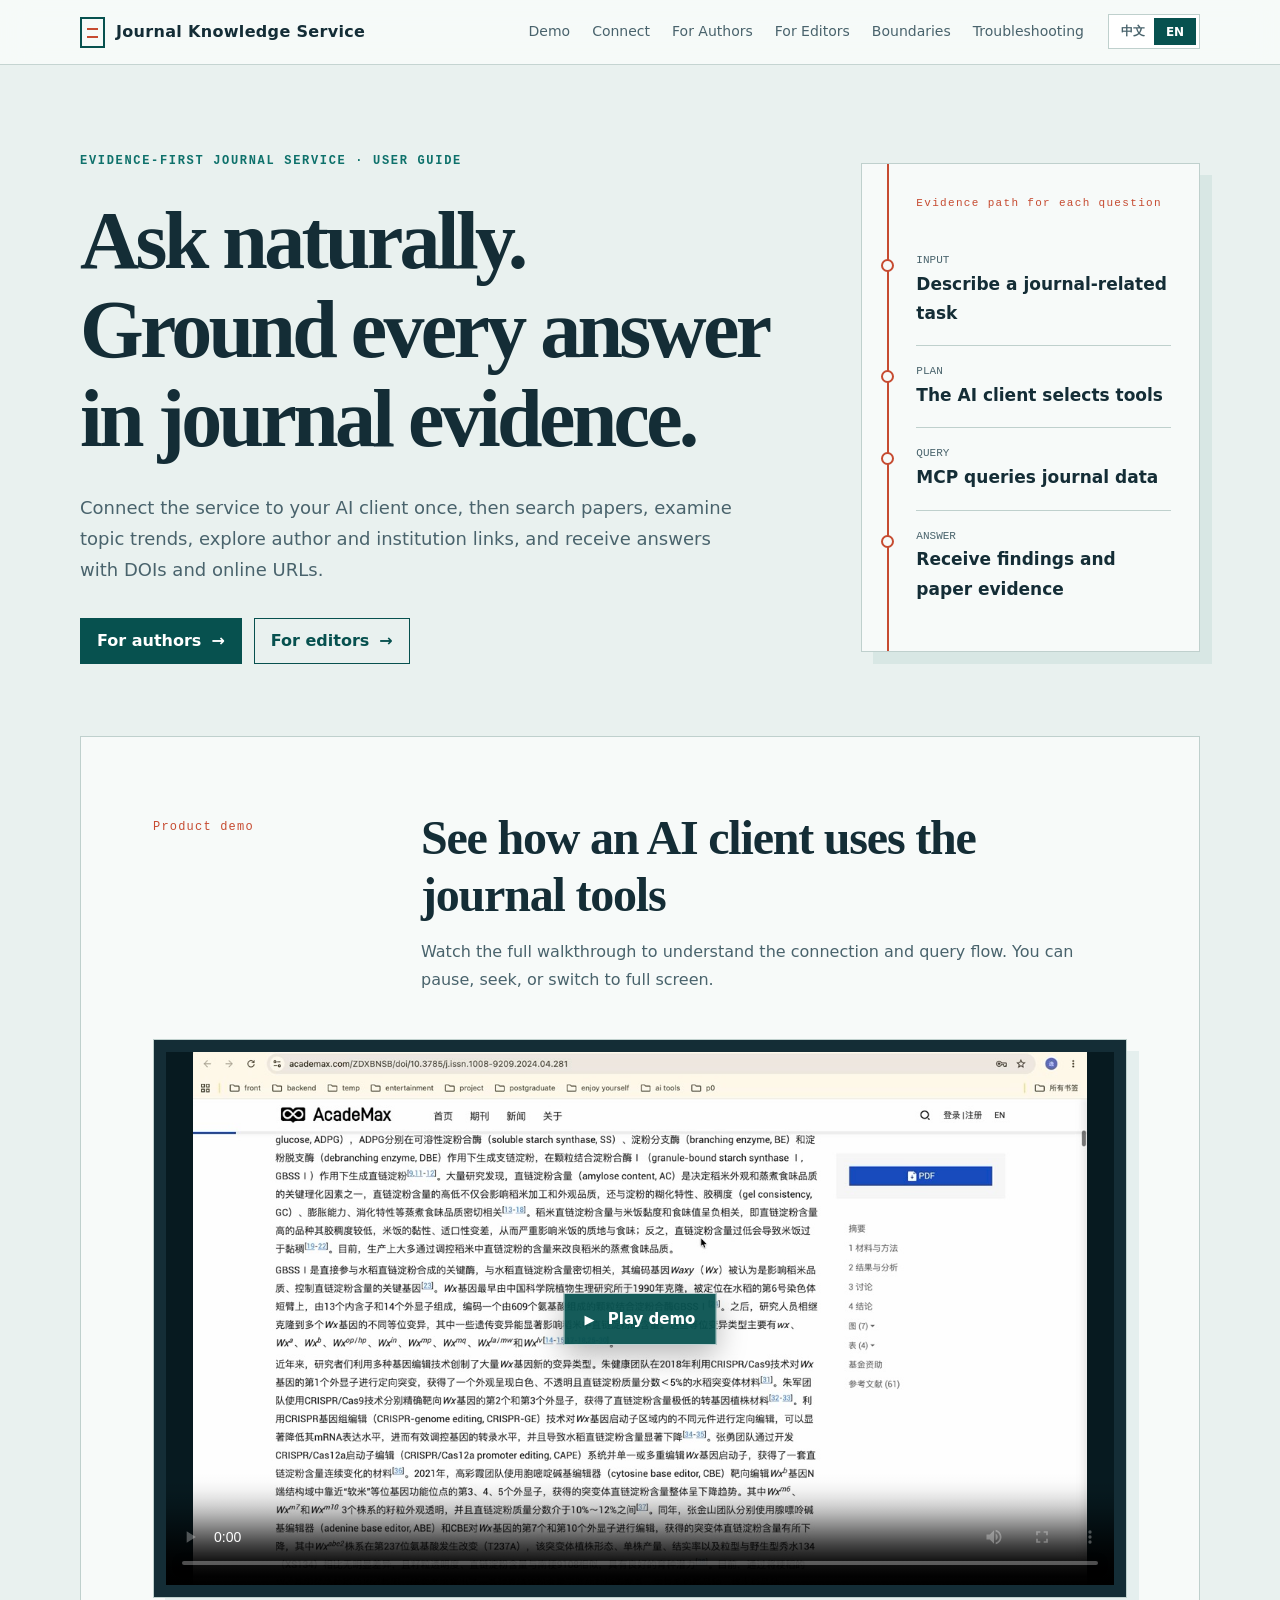
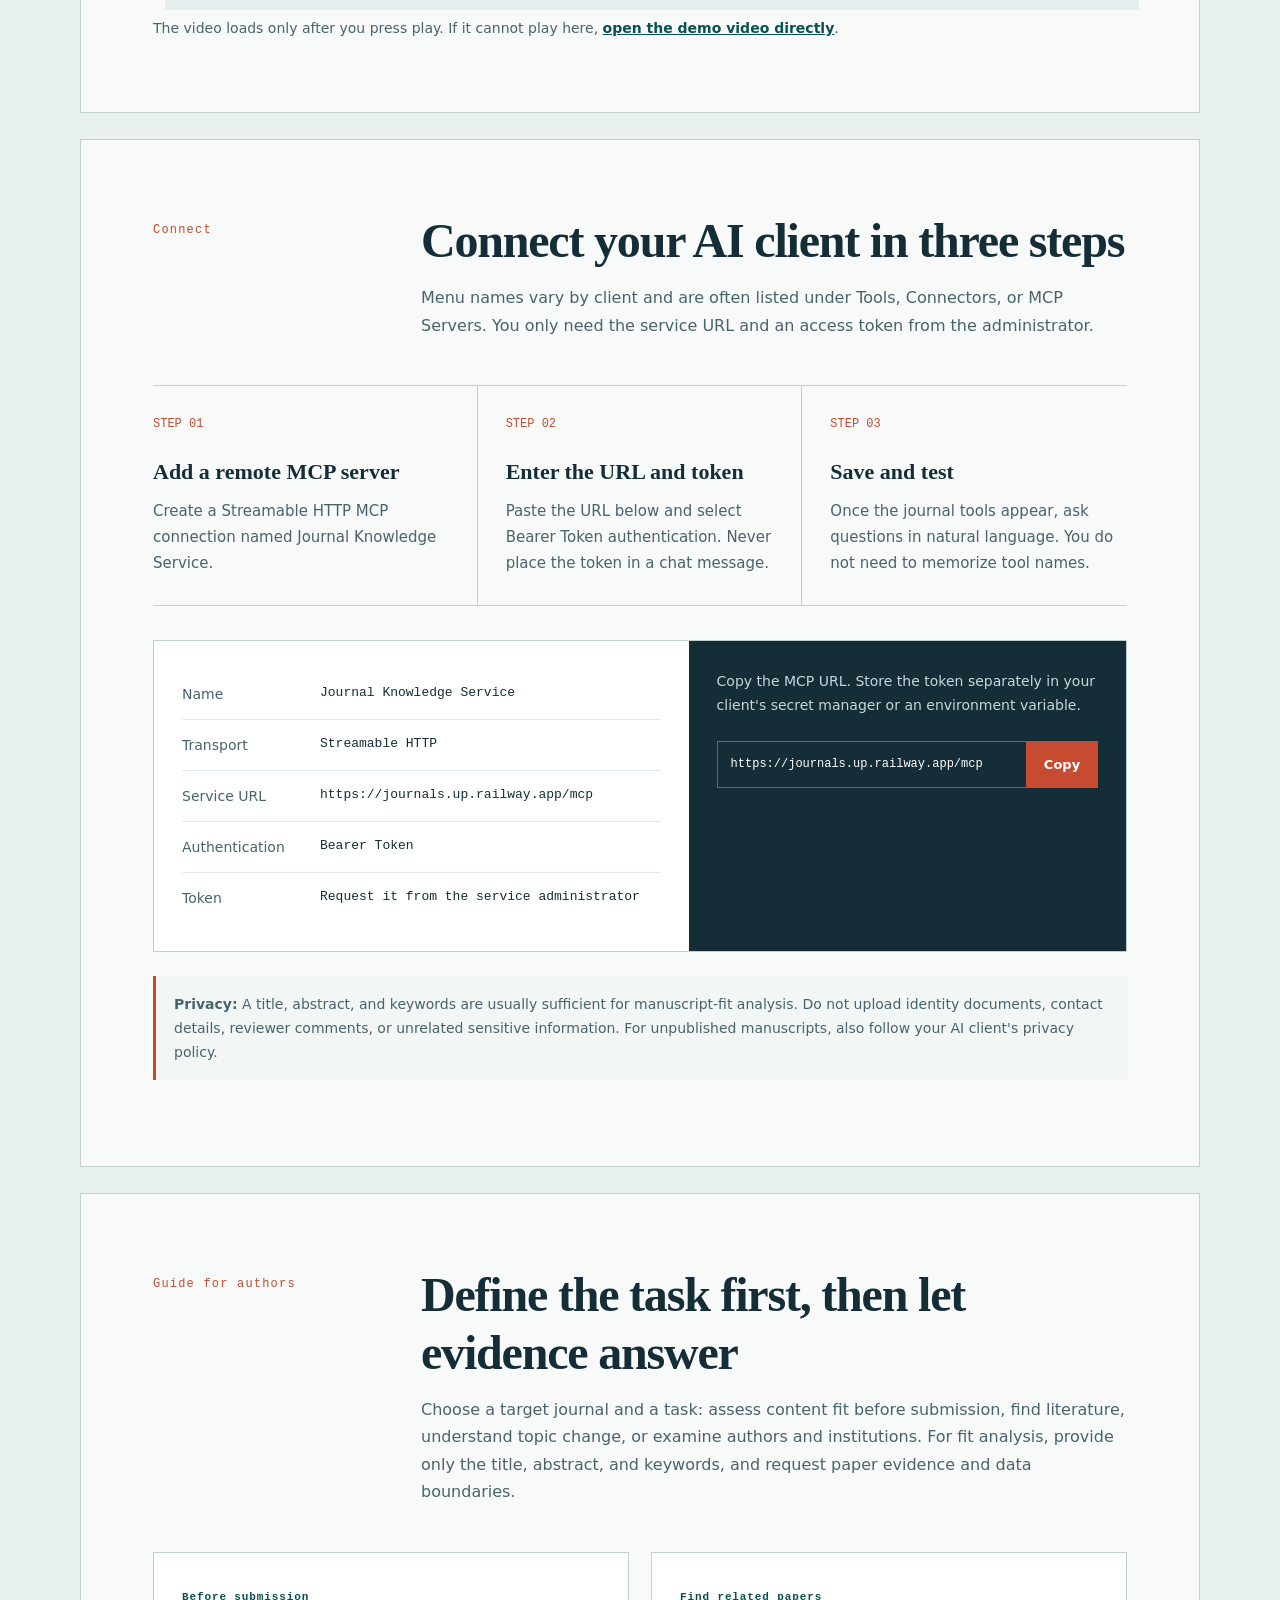
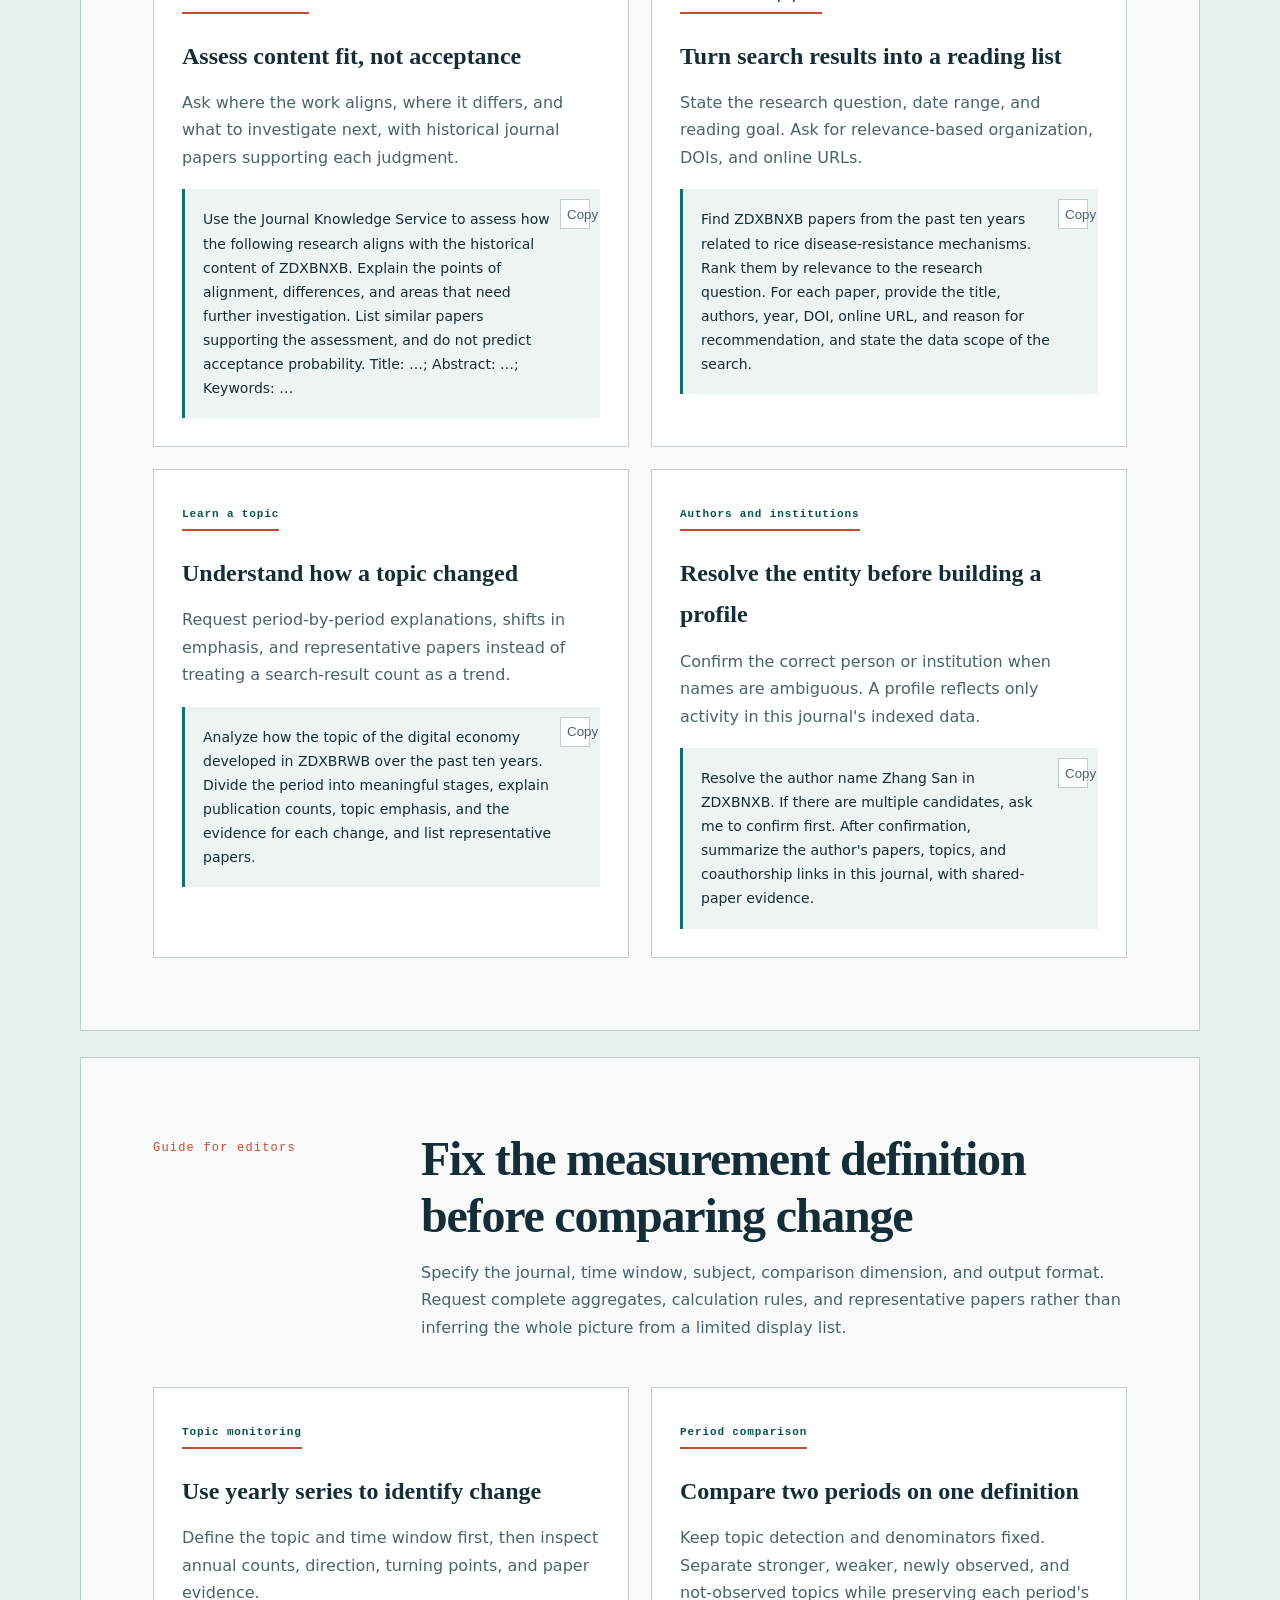
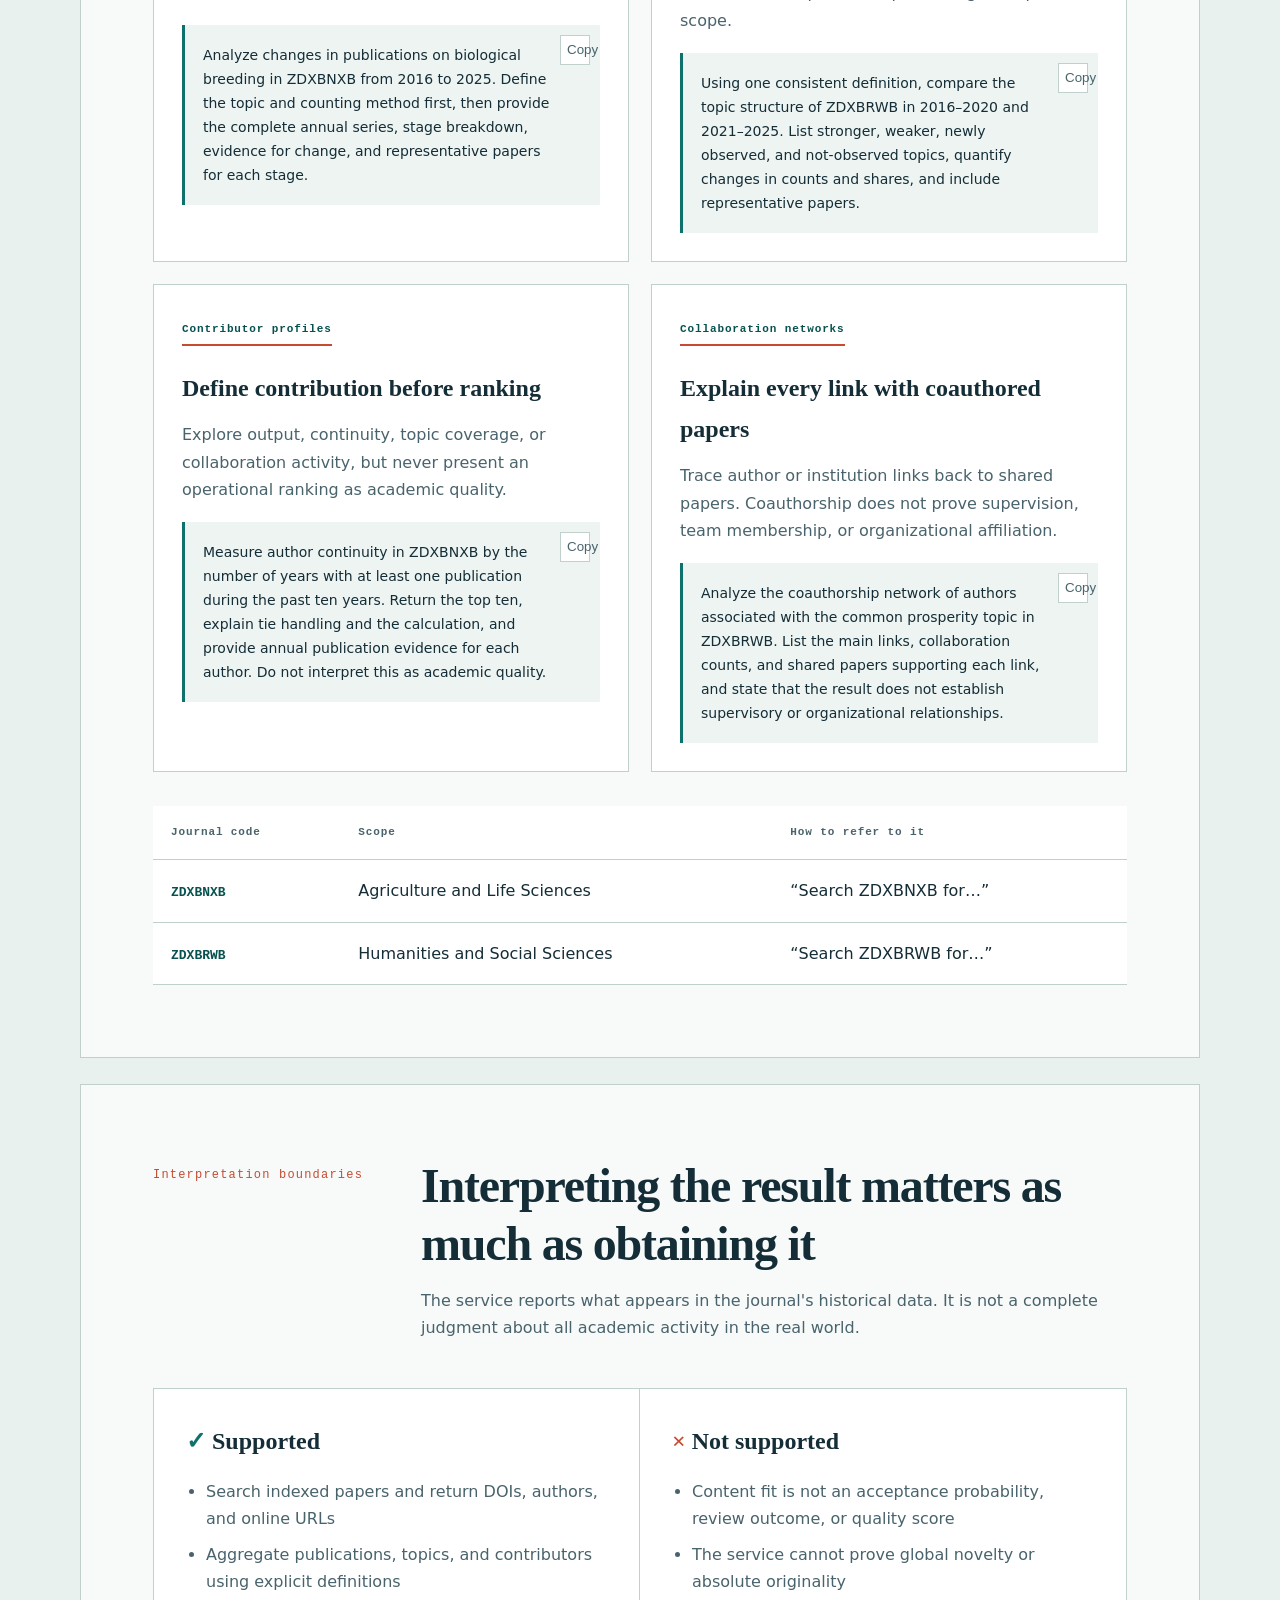
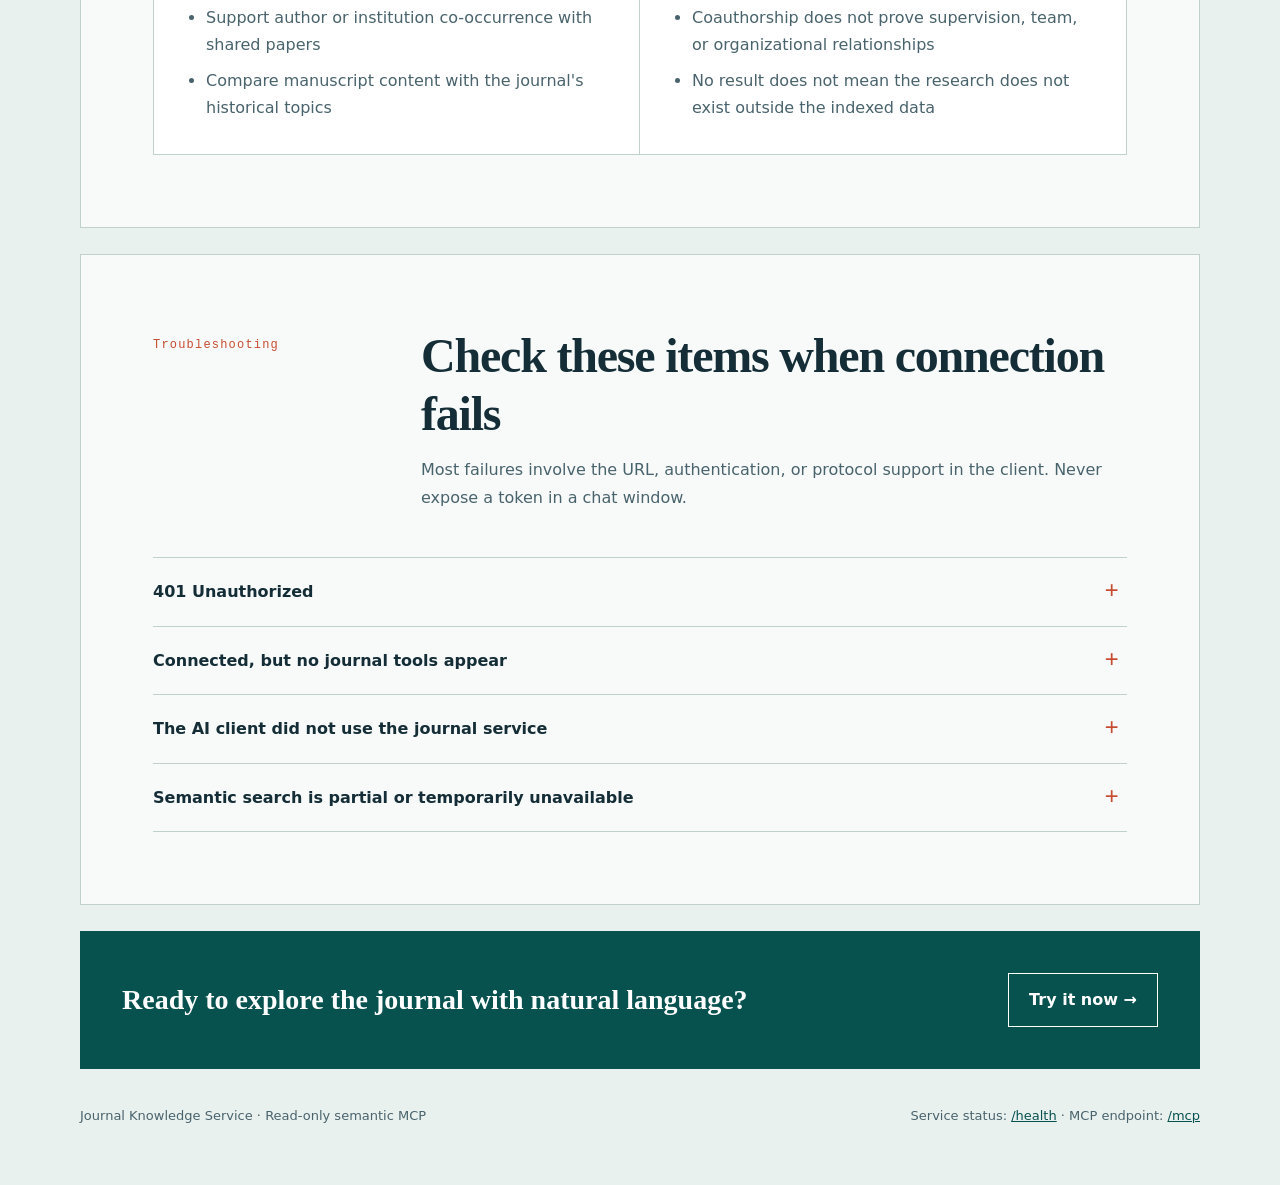
<file: app/mcp_server/guide.html>
<!doctype html>
<html lang="zh-CN">
<head>
  <meta charset="utf-8">
  <meta name="viewport" content="width=device-width, initial-scale=1">
  <meta name="description" content="期刊知识服务 MCP 的作者与编辑使用手册。">
  <meta name="theme-color" content="#123c4a">
  <title>期刊知识服务｜作者与编辑使用手册</title>
  <style>
    :root {
      --ink: #142d36;
      --ink-soft: #49636c;
      --paper: #f7faf9;
      --field: #e9f1ef;
      --line: #bfd0cd;
      --jade: #0e716b;
      --jade-dark: #07514f;
      --signal: #c64b31;
      --white: #ffffff;
      --display: "Songti SC", "STSong", "Noto Serif CJK SC", ui-serif, serif;
      --body: "PingFang SC", "Microsoft YaHei", system-ui, sans-serif;
      --mono: "SFMono-Regular", Consolas, "Liberation Mono", monospace;
      --max: 1120px;
    }

    * { box-sizing: border-box; }

    html {
      scroll-behavior: smooth;
      scroll-padding-top: 84px;
    }

    body {
      margin: 0;
      color: var(--ink);
      background: var(--field);
      font-family: var(--body);
      line-height: 1.72;
      -webkit-font-smoothing: antialiased;
    }

    a { color: inherit; }

    button, a { -webkit-tap-highlight-color: transparent; }

    :focus-visible {
      outline: 3px solid rgba(198, 75, 49, .45);
      outline-offset: 3px;
    }

    .topbar {
      position: sticky;
      top: 0;
      z-index: 20;
      border-bottom: 1px solid rgba(191, 208, 205, .9);
      background: rgba(247, 250, 249, .94);
      backdrop-filter: blur(14px);
    }

    .topbar-inner {
      width: min(var(--max), calc(100% - 40px));
      min-height: 64px;
      margin: 0 auto;
      display: flex;
      align-items: center;
      justify-content: space-between;
      gap: 24px;
    }

    .brand {
      display: inline-flex;
      align-items: center;
      gap: 11px;
      text-decoration: none;
      font-weight: 700;
      letter-spacing: .02em;
    }

    .brand-mark {
      width: 25px;
      height: 31px;
      border: 2px solid var(--jade-dark);
      position: relative;
    }

    .brand-mark::before,
    .brand-mark::after {
      content: "";
      position: absolute;
      left: 5px;
      right: 5px;
      height: 2px;
      background: var(--signal);
    }

    .brand-mark::before { top: 9px; }
    .brand-mark::after { top: 17px; }

    .nav {
      display: flex;
      gap: 22px;
      font-size: 14px;
      color: var(--ink-soft);
    }

    .nav a {
      padding: 7px 0;
      text-decoration: none;
      border-bottom: 2px solid transparent;
    }

    .nav a:hover { border-color: var(--signal); color: var(--ink); }

    .topbar-actions {
      display: flex;
      align-items: center;
      gap: 24px;
    }

    .language-switch {
      display: inline-flex;
      padding: 3px;
      border: 1px solid var(--line);
      background: var(--white);
    }

    .language-switch button {
      min-width: 42px;
      padding: 5px 8px;
      border: 0;
      background: transparent;
      color: var(--ink-soft);
      cursor: pointer;
      font: 700 12px var(--body);
    }

    .language-switch button[aria-pressed="true"] {
      background: var(--jade-dark);
      color: var(--white);
    }

    main {
      width: min(var(--max), calc(100% - 40px));
      margin: 0 auto;
    }

    .hero {
      min-height: 590px;
      display: grid;
      grid-template-columns: minmax(0, 1.35fr) minmax(320px, .65fr);
      align-items: center;
      gap: 78px;
      padding: 86px 0 72px;
    }

    .eyebrow {
      margin: 0 0 24px;
      color: var(--jade);
      font-family: var(--mono);
      font-size: 12px;
      font-weight: 700;
      letter-spacing: .14em;
      text-transform: uppercase;
    }

    h1, h2, h3 { font-family: var(--display); }

    h1 {
      max-width: 760px;
      margin: 0;
      font-size: clamp(44px, 6.4vw, 82px);
      font-weight: 700;
      line-height: 1.09;
      letter-spacing: -.045em;
    }

    .hero-lead {
      max-width: 660px;
      margin: 30px 0 0;
      color: var(--ink-soft);
      font-size: 18px;
    }

    .role-links {
      display: flex;
      flex-wrap: wrap;
      gap: 12px;
      margin-top: 32px;
    }

    .role-link {
      display: inline-flex;
      align-items: center;
      gap: 10px;
      min-height: 44px;
      padding: 8px 16px;
      border: 1px solid var(--jade-dark);
      background: transparent;
      color: var(--jade-dark);
      text-decoration: none;
      font-weight: 700;
    }

    .role-link.primary { background: var(--jade-dark); color: var(--white); }
    .role-link:hover { transform: translateY(-2px); }

    .evidence-spine {
      position: relative;
      padding: 30px 28px 30px 54px;
      border: 1px solid var(--line);
      background: var(--paper);
      box-shadow: 12px 12px 0 rgba(14, 113, 107, .08);
    }

    .evidence-spine::before {
      content: "";
      position: absolute;
      top: 0;
      bottom: 0;
      left: 25px;
      width: 2px;
      background: var(--signal);
    }

    .spine-label {
      margin: 0 0 22px;
      font-family: var(--mono);
      font-size: 11px;
      color: var(--signal);
      letter-spacing: .12em;
    }

    .flow-step {
      position: relative;
      padding: 16px 0 17px;
      border-bottom: 1px solid var(--line);
    }

    .flow-step:last-child { border-bottom: 0; }

    .flow-step::before {
      content: "";
      position: absolute;
      left: -35px;
      top: 24px;
      width: 9px;
      height: 9px;
      border: 2px solid var(--signal);
      background: var(--paper);
      border-radius: 50%;
    }

    .flow-step small {
      display: block;
      color: var(--ink-soft);
      font-family: var(--mono);
      font-size: 11px;
    }

    .flow-step strong { display: block; font-size: 17px; }

    .section {
      margin: 0 0 26px;
      padding: 72px;
      border: 1px solid var(--line);
      background: var(--paper);
    }

    .section-head {
      display: grid;
      grid-template-columns: 220px minmax(0, 1fr);
      gap: 48px;
      margin-bottom: 46px;
    }

    .section-kicker {
      margin: 8px 0 0;
      font-family: var(--mono);
      color: var(--signal);
      font-size: 12px;
      letter-spacing: .1em;
    }

    h2 {
      margin: 0 0 14px;
      font-size: clamp(31px, 4vw, 48px);
      line-height: 1.2;
      letter-spacing: -.025em;
    }

    .section-intro { max-width: 720px; margin: 0; color: var(--ink-soft); }

    .demo-frame {
      padding: 12px;
      border: 1px solid var(--line);
      background: var(--ink);
      box-shadow: 12px 12px 0 rgba(14, 113, 107, .08);
    }

    .demo-player { position: relative; }

    .demo-video {
      display: block;
      width: 100%;
      aspect-ratio: 16 / 9;
      background: #071a20;
      object-fit: contain;
    }

    .demo-play-button {
      position: absolute;
      top: 50%;
      left: 50%;
      min-width: 148px;
      min-height: 52px;
      padding: 12px 20px;
      transform: translate(-50%, -50%);
      border: 1px solid rgba(255, 255, 255, .72);
      background: rgba(7, 81, 79, .94);
      color: var(--white);
      font: 700 15px var(--body);
      cursor: pointer;
      box-shadow: 0 10px 30px rgba(0, 0, 0, .28);
    }

    .demo-play-button:hover { background: var(--signal); }

    .demo-play-button[hidden] { display: none; }

    .demo-play-icon {
      display: inline-block;
      margin-right: 8px;
      font-size: 13px;
    }

    .demo-caption {
      margin: 18px 0 0;
      color: var(--ink-soft);
      font-size: 14px;
    }

    .demo-caption a { color: var(--jade-dark); font-weight: 700; }

    .steps {
      display: grid;
      grid-template-columns: repeat(3, 1fr);
      border-top: 1px solid var(--line);
      border-bottom: 1px solid var(--line);
    }

    .step { padding: 28px; border-right: 1px solid var(--line); }
    .step:first-child { padding-left: 0; }
    .step:last-child { border-right: 0; padding-right: 0; }

    .step-num {
      display: block;
      margin-bottom: 18px;
      color: var(--signal);
      font-family: var(--mono);
      font-size: 12px;
    }

    .step h3 { margin: 0 0 9px; font-size: 22px; }
    .step p { margin: 0; color: var(--ink-soft); font-size: 15px; }

    .config-panel {
      margin-top: 34px;
      display: grid;
      grid-template-columns: minmax(0, 1.1fr) minmax(300px, .9fr);
      border: 1px solid var(--line);
      background: var(--white);
    }

    .config-fields { padding: 28px; }

    .field-row {
      display: grid;
      grid-template-columns: 120px minmax(0, 1fr);
      gap: 18px;
      padding: 13px 0;
      border-bottom: 1px solid #e3ecea;
    }

    .field-row:last-child { border-bottom: 0; }
    .field-row span { color: var(--ink-soft); font-size: 14px; }
    .field-row code { overflow-wrap: anywhere; font-family: var(--mono); font-size: 13px; }

    .connection-copy {
      display: flex;
      flex-direction: column;
      justify-content: space-between;
      padding: 28px;
      color: var(--white);
      background: var(--ink);
    }

    .connection-copy p { margin: 0 0 24px; color: #c8d7da; font-size: 14px; }

    .copy-row { display: flex; align-items: stretch; }

    .copy-value {
      flex: 1;
      padding: 12px 13px;
      overflow-wrap: anywhere;
      border: 1px solid #547079;
      border-right: 0;
      font-family: var(--mono);
      font-size: 12px;
    }

    .copy-button {
      min-width: 72px;
      border: 0;
      background: var(--signal);
      color: var(--white);
      font: 700 13px var(--body);
      cursor: pointer;
    }

    .copy-button:hover { background: #a83b27; }

    .note {
      margin-top: 24px;
      padding: 16px 18px;
      border-left: 3px solid var(--signal);
      background: #f2f6f5;
      color: var(--ink-soft);
      font-size: 14px;
    }

    .manual-grid {
      display: grid;
      grid-template-columns: repeat(2, minmax(0, 1fr));
      gap: 22px;
    }

    .use-card {
      min-height: 250px;
      padding: 28px;
      border: 1px solid var(--line);
      background: var(--white);
    }

    .use-tag {
      display: inline-block;
      margin-bottom: 22px;
      padding-bottom: 5px;
      border-bottom: 2px solid var(--signal);
      color: var(--jade-dark);
      font-family: var(--mono);
      font-size: 11px;
      font-weight: 700;
      letter-spacing: .08em;
    }

    .use-card h3 { margin: 0 0 12px; font-size: 24px; }
    .use-card p { margin: 0 0 18px; color: var(--ink-soft); }

    .prompt {
      position: relative;
      margin: 0;
      padding: 18px 48px 18px 18px;
      border-left: 3px solid var(--jade);
      background: #edf4f2;
      font-size: 14px;
    }

    .prompt .mini-copy {
      position: absolute;
      top: 10px;
      right: 10px;
      width: 30px;
      height: 30px;
      border: 1px solid var(--line);
      background: var(--white);
      color: var(--ink-soft);
      cursor: pointer;
    }

    .prompt .mini-copy:hover { border-color: var(--jade); color: var(--jade); }

    .journal-table {
      width: 100%;
      margin-top: 34px;
      border-collapse: collapse;
      background: var(--white);
    }

    .journal-table th,
    .journal-table td {
      padding: 17px 18px;
      text-align: left;
      border-bottom: 1px solid var(--line);
    }

    .journal-table th {
      color: var(--ink-soft);
      font-family: var(--mono);
      font-size: 11px;
      letter-spacing: .08em;
    }

    .journal-table code { color: var(--jade-dark); font-weight: 700; }

    .boundary-grid {
      display: grid;
      grid-template-columns: 1fr 1fr;
      gap: 0;
      border: 1px solid var(--line);
      background: var(--white);
    }

    .boundary {
      padding: 32px;
      border-right: 1px solid var(--line);
    }

    .boundary:last-child { border-right: 0; }
    .boundary h3 { margin: 0 0 16px; font-size: 24px; }
    .boundary ul { margin: 0; padding-left: 20px; color: var(--ink-soft); }
    .boundary li + li { margin-top: 8px; }

    .boundary.can h3::before { content: "✓ "; color: var(--jade); }
    .boundary.cannot h3::before { content: "× "; color: var(--signal); }

    .faq { border-top: 1px solid var(--line); }

    details { border-bottom: 1px solid var(--line); }

    summary {
      padding: 20px 42px 20px 0;
      position: relative;
      cursor: pointer;
      font-weight: 700;
      list-style: none;
    }

    summary::-webkit-details-marker { display: none; }

    summary::after {
      content: "+";
      position: absolute;
      right: 8px;
      color: var(--signal);
      font: 24px var(--mono);
    }

    details[open] summary::after { content: "−"; }
    details p { max-width: 760px; margin: -4px 0 22px; color: var(--ink-soft); }

    .experience-cta {
      margin: 24px 0 0;
      padding: 42px;
      display: flex;
      align-items: center;
      justify-content: space-between;
      gap: 28px;
      background: var(--jade-dark);
      color: var(--white);
    }

    .experience-cta p { margin: 0; font: 700 28px/1.35 var(--display); }

    .experience-link {
      flex: 0 0 auto;
      padding: 12px 20px;
      border: 1px solid var(--white);
      color: var(--white);
      text-decoration: none;
      font-weight: 700;
    }

    .experience-link:hover { background: var(--white); color: var(--jade-dark); }

    footer {
      width: min(var(--max), calc(100% - 40px));
      margin: 0 auto;
      padding: 36px 0 58px;
      display: flex;
      justify-content: space-between;
      gap: 24px;
      color: var(--ink-soft);
      font-size: 13px;
    }

    footer a { color: var(--jade-dark); }

    @media (max-width: 900px) {
      .nav { display: none; }
      .topbar-actions { gap: 0; }
      .hero { grid-template-columns: 1fr; gap: 44px; padding-top: 64px; }
      .hero-lead { font-size: 17px; }
      .evidence-spine { max-width: 560px; }
      .section { padding: 48px 34px; }
      .section-head { grid-template-columns: 1fr; gap: 6px; }
      .config-panel { grid-template-columns: 1fr; }
      .manual-grid { grid-template-columns: 1fr; }
    }

    @media (max-width: 640px) {
      .topbar-inner, main, footer { width: min(100% - 24px, var(--max)); }
      .topbar-inner { min-height: 58px; }
      .brand { font-size: 14px; }
      .hero { min-height: auto; padding: 52px 4px 44px; }
      h1 { font-size: clamp(40px, 13vw, 58px); }
      .role-links { flex-direction: column; align-items: stretch; }
      .role-link { justify-content: center; }
      .section { padding: 38px 20px; }
      .steps { grid-template-columns: 1fr; }
      .step, .step:first-child, .step:last-child { padding: 22px 0; border-right: 0; border-bottom: 1px solid var(--line); }
      .step:last-child { border-bottom: 0; }
      .config-fields, .connection-copy, .use-card, .boundary { padding: 22px; }
      .field-row { grid-template-columns: 1fr; gap: 3px; }
      .boundary-grid { grid-template-columns: 1fr; }
      .boundary { border-right: 0; border-bottom: 1px solid var(--line); }
      .boundary:last-child { border-bottom: 0; }
      .journal-table { display: block; overflow-x: auto; white-space: nowrap; }
      .experience-cta { padding: 28px 22px; flex-direction: column; align-items: flex-start; }
      .experience-cta p { font-size: 24px; }
      footer { flex-direction: column; }
    }

    @media (prefers-reduced-motion: reduce) {
      html { scroll-behavior: auto; }
      *, *::before, *::after { transition-duration: .01ms !important; }
    }
  </style>
</head>
<body>
  <header class="topbar">
    <div class="topbar-inner">
      <a class="brand" href="#top" aria-label="返回使用手册顶部">
        <span class="brand-mark" aria-hidden="true"></span>
        <span>期刊知识服务</span>
      </a>
      <div class="topbar-actions">
        <nav class="nav" aria-label="页面导航">
          <a href="#demo">演示视频</a>
          <a href="#connect">开始连接</a>
          <a href="#author">作者手册</a>
          <a href="#editor">编辑手册</a>
          <a href="#boundaries">结果边界</a>
          <a href="#help">排查问题</a>
        </nav>
        <div class="language-switch" role="group" aria-label="选择页面语言">
          <button type="button" data-language="zh" aria-pressed="true">中文</button>
          <button type="button" data-language="en" aria-pressed="false">EN</button>
        </div>
      </div>
    </div>
  </header>

  <main id="top">
    <section class="hero" aria-labelledby="hero-title">
      <div>
        <p class="eyebrow">Evidence-first journal service · 使用手册</p>
        <h1 id="hero-title">把问题交给智能体，把答案落到期刊证据上。</h1>
        <p class="hero-lead">在你已经使用的通用智能体客户端中连接一次，即可查询论文、主题趋势、作者与机构关系，并获得带 DOI 和在线链接的回答。</p>
        <div class="role-links">
          <a class="role-link primary" href="#author">我是作者 <span aria-hidden="true">→</span></a>
          <a class="role-link" href="#editor">我是编辑 <span aria-hidden="true">→</span></a>
        </div>
      </div>
      <aside class="evidence-spine" aria-label="服务工作方式">
        <p class="spine-label">一次提问的证据路径</p>
        <div class="flow-step"><small>INPUT</small><strong>你提出期刊业务问题</strong></div>
        <div class="flow-step"><small>PLAN</small><strong>通用智能体选择工具</strong></div>
        <div class="flow-step"><small>QUERY</small><strong>MCP 查询期刊数据</strong></div>
        <div class="flow-step"><small>ANSWER</small><strong>返回结论与论文证据</strong></div>
      </aside>
    </section>

    <section class="section" id="demo" aria-labelledby="demo-title">
      <div class="section-head">
        <p class="section-kicker">使用演示</p>
        <div>
          <h2 id="demo-title">看看智能体如何调用期刊工具</h2>
          <p class="section-intro">播放完整演示，了解连接后的提问与查询过程。播放器支持暂停、全屏和拖动时间轴。</p>
        </div>
      </div>
      <div class="demo-frame">
        <div class="demo-player">
          <video class="demo-video" controls playsinline preload="none" poster="guide-demo-poster.jpg" data-src="guide-demo.mp4" aria-label="期刊知识服务使用演示">
          你的浏览器暂不支持视频播放，请使用下方链接打开视频。
          </video>
          <button class="demo-play-button" type="button" id="demo-play">
            <span class="demo-play-icon" aria-hidden="true">▶</span>播放演示
          </button>
        </div>
      </div>
      <p class="demo-caption">点击播放后才会加载视频。如果无法在页面中播放，可以<a href="guide-demo.mp4">直接打开演示视频</a>。</p>
    </section>

    <section class="section" id="connect" aria-labelledby="connect-title">
      <div class="section-head">
        <p class="section-kicker">开始连接</p>
        <div>
          <h2 id="connect-title">三步接入你的智能体</h2>
          <p class="section-intro">客户端的菜单名称可能不同，通常位于“工具”“连接器”或“MCP Servers”。你只需要服务地址和管理员提供的访问 Token。</p>
        </div>
      </div>

      <div class="steps">
        <article class="step">
          <span class="step-num">STEP 01</span>
          <h3>添加远程 MCP</h3>
          <p>新建一个名为“期刊知识服务”的 Streamable HTTP MCP。</p>
        </article>
        <article class="step">
          <span class="step-num">STEP 02</span>
          <h3>填写地址与 Token</h3>
          <p>粘贴下方地址，鉴权选择 Bearer Token。不要把 Token 写进聊天消息。</p>
        </article>
        <article class="step">
          <span class="step-num">STEP 03</span>
          <h3>保存并测试</h3>
          <p>看到期刊工具列表后，直接用自然语言提问，无需记住工具名称。</p>
        </article>
      </div>

      <div class="config-panel">
        <div class="config-fields" aria-label="连接字段">
          <div class="field-row"><span>名称</span><code>期刊知识服务</code></div>
          <div class="field-row"><span>传输方式</span><code>Streamable HTTP</code></div>
          <div class="field-row"><span>服务地址</span><code>https://journals.up.railway.app/mcp</code></div>
          <div class="field-row"><span>鉴权方式</span><code>Bearer Token</code></div>
          <div class="field-row"><span>Token</span><code>向服务管理员获取</code></div>
        </div>
        <div class="connection-copy">
          <div>
            <p>复制 MCP 地址。Token 请单独保存在客户端的 Secret 或环境变量中。</p>
            <div class="copy-row">
              <span class="copy-value" id="mcp-url">https://journals.up.railway.app/mcp</span>
              <button class="copy-button" type="button" data-copy="mcp-url">复制</button>
            </div>
          </div>
        </div>
      </div>

      <p class="note"><strong>隐私提醒：</strong>投稿匹配通常只需要标题、摘要和关键词。不要上传作者身份证明、联系方式、审稿意见或其他与分析无关的敏感信息；未公开稿件还应遵循你所用智能体客户端的隐私政策。</p>
    </section>

    <section class="section" id="author" aria-labelledby="author-title">
      <div class="section-head">
        <p class="section-kicker">作者使用手册</p>
        <div>
          <h2 id="author-title">先说清任务，再让证据回答</h2>
          <p class="section-intro">先选择目标期刊和任务：投稿前判断内容匹配、查找文献、了解主题变化，或查看作者与机构。稿件匹配只需提供标题、摘要和关键词，并要求结论附论文证据与数据边界。</p>
        </div>
      </div>

      <div class="manual-grid">
        <article class="use-card">
          <span class="use-tag">投稿前判断</span>
          <h3>看内容匹配，不预测录用</h3>
          <p>要求分别说明“匹配在哪里、差异在哪里、还应补查什么”，并用本刊历史论文支撑判断。</p>
          <blockquote class="prompt" id="author-prompt-1">请使用期刊知识服务，评估以下研究与 ZDXBNXB 历史内容的匹配程度。请分别说明匹配点、差异点和建议补查的方向，列出支撑判断的相似论文；不要预测录用概率。标题：……；摘要：……；关键词：……<button class="mini-copy" type="button" data-copy="author-prompt-1" aria-label="复制示例问题">⧉</button></blockquote>
        </article>
        <article class="use-card">
          <span class="use-tag">查找相似论文</span>
          <h3>把检索结果变成阅读清单</h3>
          <p>说明研究问题、时间范围和阅读目的，让结果按相关性组织，并返回 DOI 与在线链接。</p>
          <blockquote class="prompt" id="author-prompt-2">请在 ZDXBNXB 中查找近十年与“水稻抗病机制”相关的论文，按与研究问题的相关性排序。每篇列出标题、作者、年份、DOI、在线链接和推荐理由，并说明本次检索的数据范围。<button class="mini-copy" type="button" data-copy="author-prompt-2" aria-label="复制示例问题">⧉</button></blockquote>
        </article>
        <article class="use-card">
          <span class="use-tag">主题学习</span>
          <h3>理解主题如何变化</h3>
          <p>要求分阶段解释年度变化、主题侧重和代表论文，不用单一检索数量代替趋势分析。</p>
          <blockquote class="prompt" id="author-prompt-3">请分析 ZDXBRWB 中“数字经济”主题近十年的发展变化。请划分主要阶段，说明各阶段的发文数量、主题侧重和变化依据，并列出代表论文。<button class="mini-copy" type="button" data-copy="author-prompt-3" aria-label="复制示例问题">⧉</button></blockquote>
        </article>
        <article class="use-card">
          <span class="use-tag">作者与机构</span>
          <h3>先消歧，再看本刊研究画像</h3>
          <p>遇到同名作者或相似机构名时先确认对象；画像只反映其在本刊收录数据中的活动。</p>
          <blockquote class="prompt" id="author-prompt-4">请在 ZDXBNXB 中解析作者“张三”，如果存在多个候选先让我确认；确认后总结其本刊论文、主题和合作关系，并附共同论文证据。<button class="mini-copy" type="button" data-copy="author-prompt-4" aria-label="复制示例问题">⧉</button></blockquote>
        </article>
      </div>
    </section>

    <section class="section" id="editor" aria-labelledby="editor-title">
      <div class="section-head">
        <p class="section-kicker">编辑使用手册</p>
        <div>
          <h2 id="editor-title">先固定统计口径，再比较变化</h2>
          <p class="section-intro">编辑问题应明确期刊、时间窗口、分析对象、比较维度和输出格式。要求智能体返回完整聚合结果、计算依据和代表论文，避免从有限展示列表中自行推断总体趋势。</p>
        </div>
      </div>

      <div class="manual-grid">
        <article class="use-card">
          <span class="use-tag">选题观察</span>
          <h3>用年度序列识别变化</h3>
          <p>先确认主题边界和时间窗口，再查看年度数量、变化方向、阶段拐点与论文证据。</p>
          <blockquote class="prompt" id="editor-prompt-1">请分析 ZDXBNXB 2016—2025 年“生物育种”主题的发文变化。先说明主题与统计口径，再提供完整年度数据、阶段划分、变化依据和各阶段代表论文。<button class="mini-copy" type="button" data-copy="editor-prompt-1" aria-label="复制示例问题">⧉</button></blockquote>
        </article>
        <article class="use-card">
          <span class="use-tag">时期比较</span>
          <h3>用同一口径比较两个阶段</h3>
          <p>固定主题识别方法和分母，区分增强、减弱、新增与暂未出现，并保留两阶段数据范围。</p>
          <blockquote class="prompt" id="editor-prompt-2">请用同一统计口径比较 ZDXBRWB 2016—2020 年与 2021—2025 年的主题结构。列出增强、减弱、新增和暂未出现的主题，给出数量与占比变化，并附代表论文。<button class="mini-copy" type="button" data-copy="editor-prompt-2" aria-label="复制示例问题">⧉</button></blockquote>
        </article>
        <article class="use-card">
          <span class="use-tag">贡献者画像</span>
          <h3>先定义“贡献”，再排序</h3>
          <p>可按发文量、持续性、主题覆盖或合作活跃度观察，但不能把业务排序解释为学术质量排名。</p>
          <blockquote class="prompt" id="editor-prompt-3">请按“近十年有发文的年份数”衡量持续性，对 ZDXBNXB 作者排序。给出前十名、并列处理方式、计算依据和每位作者的年度发文证据；不要解释为学术质量排名。<button class="mini-copy" type="button" data-copy="editor-prompt-3" aria-label="复制示例问题">⧉</button></blockquote>
        </article>
        <article class="use-card">
          <span class="use-tag">合作网络</span>
          <h3>用共同论文解释连接</h3>
          <p>每条作者或机构连接都应回到共同论文；共同署名不能证明导师、团队或现实组织关系。</p>
          <blockquote class="prompt" id="editor-prompt-4">请分析 ZDXBRWB 中“共同富裕”主题相关作者的共同署名网络。列出主要连接、合作次数和支撑每条连接的共同论文，并明确该结果不代表导师或组织关系。<button class="mini-copy" type="button" data-copy="editor-prompt-4" aria-label="复制示例问题">⧉</button></blockquote>
        </article>
      </div>

      <table class="journal-table">
        <thead><tr><th>期刊代码</th><th>适用范围</th><th>提问时如何写</th></tr></thead>
        <tbody>
          <tr><td><code>ZDXBNXB</code></td><td>农业与生命科学版</td><td>“请查询 ZDXBNXB……”</td></tr>
          <tr><td><code>ZDXBRWB</code></td><td>人文社会科学版</td><td>“请查询 ZDXBRWB……”</td></tr>
        </tbody>
      </table>
    </section>

    <section class="section" id="boundaries" aria-labelledby="boundaries-title">
      <div class="section-head">
        <p class="section-kicker">结果边界</p>
        <div>
          <h2 id="boundaries-title">正确理解结果，比得到结果更重要</h2>
          <p class="section-intro">服务回答的是“本刊历史数据中有什么”，不是对现实世界全部学术活动的完整判断。</p>
        </div>
      </div>
      <div class="boundary-grid">
        <article class="boundary can">
          <h3>可以支持</h3>
          <ul>
            <li>检索本刊收录论文并返回 DOI、作者和在线 URL</li>
            <li>按明确口径统计发文、主题和贡献者</li>
            <li>用共同论文证明作者或机构的共现关系</li>
            <li>比较稿件内容与本刊历史主题的匹配程度</li>
          </ul>
        </article>
        <article class="boundary cannot">
          <h3>不能支持</h3>
          <ul>
            <li>投稿匹配不代表录用概率、审稿结果或学术质量</li>
            <li>不能证明研究在全球范围内是否首次或绝对创新</li>
            <li>共同署名不能证明导师、团队或组织隶属关系</li>
            <li>没有检索结果不代表现实世界中不存在相关研究</li>
          </ul>
        </article>
      </div>
    </section>

    <section class="section" id="help" aria-labelledby="help-title">
      <div class="section-head">
        <p class="section-kicker">排查问题</p>
        <div>
          <h2 id="help-title">连接失败时先看这里</h2>
          <p class="section-intro">绝大多数问题来自地址、鉴权或客户端协议支持。不要在聊天窗口公开 Token。</p>
        </div>
      </div>
      <div class="faq">
        <details>
          <summary>提示 401 Unauthorized</summary>
          <p>服务已收到请求，但 Bearer Token 缺失或不正确。重新从管理员处获取 Token，确认前后没有空格，并把它填写到客户端的鉴权或 Secret 字段中。</p>
        </details>
        <details>
          <summary>连接成功但看不到期刊工具</summary>
          <p>确认客户端支持 Streamable HTTP MCP，然后断开并重新连接，让客户端重新执行初始化和工具发现。若客户端只支持本地 STDIO MCP，则不能直接连接此远程地址。</p>
        </details>
        <details>
          <summary>智能体没有使用期刊服务</summary>
          <p>在问题开头明确写“请使用期刊知识服务”，并提供期刊代码。检查当前会话是否允许该 MCP 工具；部分客户端会在首次调用时请求授权。</p>
        </details>
        <details>
          <summary>语义检索返回 partial 或暂时不可用</summary>
          <p>这通常表示语义服务降级。仍可改用明确的年份、主题、作者、机构或 DOI 条件执行结构化检索；回答中应保留降级说明。</p>
        </details>
      </div>
    </section>

    <section class="experience-cta" aria-label="体验期刊知识助手">
      <p>准备好了吗？现在就用自然语言查询期刊知识。</p>
      <a class="experience-link" href="/ask">立即体验 <span aria-hidden="true">→</span></a>
    </section>
  </main>

  <footer>
    <span>期刊知识服务 · 只读业务语义 MCP</span>
    <span>服务状态：<a href="/health">/health</a> · MCP 地址：<a href="/mcp">/mcp</a></span>
  </footer>

  <script>
    const englishMarkup = {
      ".brand > span:last-child": "Journal Knowledge Service",
      ".nav a:nth-child(1)": "Demo",
      ".nav a:nth-child(2)": "Connect",
      ".nav a:nth-child(3)": "For Authors",
      ".nav a:nth-child(4)": "For Editors",
      ".nav a:nth-child(5)": "Boundaries",
      ".nav a:nth-child(6)": "Troubleshooting",
      ".eyebrow": "Evidence-first journal service · User guide",
      "#hero-title": "Ask naturally. Ground every answer in journal evidence.",
      ".hero-lead": "Connect the service to your AI client once, then search papers, examine topic trends, explore author and institution links, and receive answers with DOIs and online URLs.",
      ".role-link.primary": "For authors <span aria-hidden=\"true\">→</span>",
      ".role-link:not(.primary)": "For editors <span aria-hidden=\"true\">→</span>",
      ".spine-label": "Evidence path for each question",
      ".flow-step:nth-child(2) strong": "Describe a journal-related task",
      ".flow-step:nth-child(3) strong": "The AI client selects tools",
      ".flow-step:nth-child(4) strong": "MCP queries journal data",
      ".flow-step:nth-child(5) strong": "Receive findings and paper evidence",
      "#demo .section-kicker": "Product demo",
      "#demo-title": "See how an AI client uses the journal tools",
      "#demo .section-intro": "Watch the full walkthrough to understand the connection and query flow. You can pause, seek, or switch to full screen.",
      "#demo-play": "<span class=\"demo-play-icon\" aria-hidden=\"true\">▶</span> Play demo",
      ".demo-caption": "The video loads only after you press play. If it cannot play here, <a href=\"guide-demo.mp4\">open the demo video directly</a>.",
      "#connect .section-kicker": "Connect",
      "#connect-title": "Connect your AI client in three steps",
      "#connect .section-intro": "Menu names vary by client and are often listed under Tools, Connectors, or MCP Servers. You only need the service URL and an access token from the administrator.",
      ".step:nth-child(1) h3": "Add a remote MCP server",
      ".step:nth-child(1) p": "Create a Streamable HTTP MCP connection named Journal Knowledge Service.",
      ".step:nth-child(2) h3": "Enter the URL and token",
      ".step:nth-child(2) p": "Paste the URL below and select Bearer Token authentication. Never place the token in a chat message.",
      ".step:nth-child(3) h3": "Save and test",
      ".step:nth-child(3) p": "Once the journal tools appear, ask questions in natural language. You do not need to memorize tool names.",
      ".field-row:nth-child(1) span": "Name",
      ".field-row:nth-child(1) code": "Journal Knowledge Service",
      ".field-row:nth-child(2) span": "Transport",
      ".field-row:nth-child(3) span": "Service URL",
      ".field-row:nth-child(4) span": "Authentication",
      ".field-row:nth-child(5) span": "Token",
      ".field-row:nth-child(5) code": "Request it from the service administrator",
      ".connection-copy p": "Copy the MCP URL. Store the token separately in your client's secret manager or an environment variable.",
      "#connect .note": "<strong>Privacy:</strong> A title, abstract, and keywords are usually sufficient for manuscript-fit analysis. Do not upload identity documents, contact details, reviewer comments, or unrelated sensitive information. For unpublished manuscripts, also follow your AI client's privacy policy.",
      "#author .section-kicker": "Guide for authors",
      "#author-title": "Define the task first, then let evidence answer",
      "#author .section-intro": "Choose a target journal and a task: assess content fit before submission, find literature, understand topic change, or examine authors and institutions. For fit analysis, provide only the title, abstract, and keywords, and request paper evidence and data boundaries.",
      "#author .use-card:nth-child(1) .use-tag": "Before submission",
      "#author .use-card:nth-child(1) h3": "Assess content fit, not acceptance",
      "#author .use-card:nth-child(1) p": "Ask where the work aligns, where it differs, and what to investigate next, with historical journal papers supporting each judgment.",
      "#author .use-card:nth-child(2) .use-tag": "Find related papers",
      "#author .use-card:nth-child(2) h3": "Turn search results into a reading list",
      "#author .use-card:nth-child(2) p": "State the research question, date range, and reading goal. Ask for relevance-based organization, DOIs, and online URLs.",
      "#author .use-card:nth-child(3) .use-tag": "Learn a topic",
      "#author .use-card:nth-child(3) h3": "Understand how a topic changed",
      "#author .use-card:nth-child(3) p": "Request period-by-period explanations, shifts in emphasis, and representative papers instead of treating a search-result count as a trend.",
      "#author .use-card:nth-child(4) .use-tag": "Authors and institutions",
      "#author .use-card:nth-child(4) h3": "Resolve the entity before building a profile",
      "#author .use-card:nth-child(4) p": "Confirm the correct person or institution when names are ambiguous. A profile reflects only activity in this journal's indexed data.",
      "#editor .section-kicker": "Guide for editors",
      "#editor-title": "Fix the measurement definition before comparing change",
      "#editor .section-intro": "Specify the journal, time window, subject, comparison dimension, and output format. Request complete aggregates, calculation rules, and representative papers rather than inferring the whole picture from a limited display list.",
      "#editor .use-card:nth-child(1) .use-tag": "Topic monitoring",
      "#editor .use-card:nth-child(1) h3": "Use yearly series to identify change",
      "#editor .use-card:nth-child(1) p": "Define the topic and time window first, then inspect annual counts, direction, turning points, and paper evidence.",
      "#editor .use-card:nth-child(2) .use-tag": "Period comparison",
      "#editor .use-card:nth-child(2) h3": "Compare two periods on one definition",
      "#editor .use-card:nth-child(2) p": "Keep topic detection and denominators fixed. Separate stronger, weaker, newly observed, and not-observed topics while preserving each period's scope.",
      "#editor .use-card:nth-child(3) .use-tag": "Contributor profiles",
      "#editor .use-card:nth-child(3) h3": "Define contribution before ranking",
      "#editor .use-card:nth-child(3) p": "Explore output, continuity, topic coverage, or collaboration activity, but never present an operational ranking as academic quality.",
      "#editor .use-card:nth-child(4) .use-tag": "Collaboration networks",
      "#editor .use-card:nth-child(4) h3": "Explain every link with coauthored papers",
      "#editor .use-card:nth-child(4) p": "Trace author or institution links back to shared papers. Coauthorship does not prove supervision, team membership, or organizational affiliation.",
      ".journal-table th:nth-child(1)": "Journal code",
      ".journal-table th:nth-child(2)": "Scope",
      ".journal-table th:nth-child(3)": "How to refer to it",
      ".journal-table tbody tr:nth-child(1) td:nth-child(2)": "Agriculture and Life Sciences",
      ".journal-table tbody tr:nth-child(1) td:nth-child(3)": "“Search ZDXBNXB for…”",
      ".journal-table tbody tr:nth-child(2) td:nth-child(2)": "Humanities and Social Sciences",
      ".journal-table tbody tr:nth-child(2) td:nth-child(3)": "“Search ZDXBRWB for…”",
      "#boundaries .section-kicker": "Interpretation boundaries",
      "#boundaries-title": "Interpreting the result matters as much as obtaining it",
      "#boundaries .section-intro": "The service reports what appears in the journal's historical data. It is not a complete judgment about all academic activity in the real world.",
      ".boundary.can h3": "Supported",
      ".boundary.can li:nth-child(1)": "Search indexed papers and return DOIs, authors, and online URLs",
      ".boundary.can li:nth-child(2)": "Aggregate publications, topics, and contributors using explicit definitions",
      ".boundary.can li:nth-child(3)": "Support author or institution co-occurrence with shared papers",
      ".boundary.can li:nth-child(4)": "Compare manuscript content with the journal's historical topics",
      ".boundary.cannot h3": "Not supported",
      ".boundary.cannot li:nth-child(1)": "Content fit is not an acceptance probability, review outcome, or quality score",
      ".boundary.cannot li:nth-child(2)": "The service cannot prove global novelty or absolute originality",
      ".boundary.cannot li:nth-child(3)": "Coauthorship does not prove supervision, team, or organizational relationships",
      ".boundary.cannot li:nth-child(4)": "No result does not mean the research does not exist outside the indexed data",
      "#help .section-kicker": "Troubleshooting",
      "#help-title": "Check these items when connection fails",
      "#help .section-intro": "Most failures involve the URL, authentication, or protocol support in the client. Never expose a token in a chat window.",
      ".faq details:nth-child(1) summary": "401 Unauthorized",
      ".faq details:nth-child(1) p": "The service received the request, but the Bearer token is missing or incorrect. Request a new token, remove leading or trailing spaces, and enter it in the client's authentication or secret field.",
      ".faq details:nth-child(2) summary": "Connected, but no journal tools appear",
      ".faq details:nth-child(2) p": "Confirm that the client supports Streamable HTTP MCP, then disconnect and reconnect so it repeats initialization and tool discovery. A client that only supports local STDIO MCP cannot connect directly to this remote URL.",
      ".faq details:nth-child(3) summary": "The AI client did not use the journal service",
      ".faq details:nth-child(3) p": "Begin with “Use the Journal Knowledge Service” and include the journal code. Confirm that this conversation allows the MCP tools; some clients request approval on first use.",
      ".faq details:nth-child(4) summary": "Semantic search is partial or temporarily unavailable",
      ".faq details:nth-child(4) p": "This usually means semantic search has degraded. You can still use explicit year, topic, author, institution, or DOI filters for structured search. The answer should retain the degradation notice.",
      ".experience-cta p": "Ready to explore the journal with natural language?",
      ".experience-link": "Try it now <span aria-hidden=\"true\">→</span>",
      "footer span:first-child": "Journal Knowledge Service · Read-only semantic MCP",
      "footer span:last-child": "Service status: <a href=\"/health\">/health</a> · MCP endpoint: <a href=\"/mcp\">/mcp</a>"
    };

    const englishPrompts = {
      "author-prompt-1": "Use the Journal Knowledge Service to assess how the following research aligns with the historical content of ZDXBNXB. Explain the points of alignment, differences, and areas that need further investigation. List similar papers supporting the assessment, and do not predict acceptance probability. Title: …; Abstract: …; Keywords: …",
      "author-prompt-2": "Find ZDXBNXB papers from the past ten years related to rice disease-resistance mechanisms. Rank them by relevance to the research question. For each paper, provide the title, authors, year, DOI, online URL, and reason for recommendation, and state the data scope of the search.",
      "author-prompt-3": "Analyze how the topic of the digital economy developed in ZDXBRWB over the past ten years. Divide the period into meaningful stages, explain publication counts, topic emphasis, and the evidence for each change, and list representative papers.",
      "author-prompt-4": "Resolve the author name Zhang San in ZDXBNXB. If there are multiple candidates, ask me to confirm first. After confirmation, summarize the author's papers, topics, and coauthorship links in this journal, with shared-paper evidence.",
      "editor-prompt-1": "Analyze changes in publications on biological breeding in ZDXBNXB from 2016 to 2025. Define the topic and counting method first, then provide the complete annual series, stage breakdown, evidence for change, and representative papers for each stage.",
      "editor-prompt-2": "Using one consistent definition, compare the topic structure of ZDXBRWB in 2016–2020 and 2021–2025. List stronger, weaker, newly observed, and not-observed topics, quantify changes in counts and shares, and include representative papers.",
      "editor-prompt-3": "Measure author continuity in ZDXBNXB by the number of years with at least one publication during the past ten years. Return the top ten, explain tie handling and the calculation, and provide annual publication evidence for each author. Do not interpret this as academic quality.",
      "editor-prompt-4": "Analyze the coauthorship network of authors associated with the common prosperity topic in ZDXBRWB. List the main links, collaboration counts, and shared papers supporting each link, and state that the result does not establish supervisory or organizational relationships."
    };

    const chineseMarkup = new Map();
    const chinesePrompts = new Map();
    let currentLanguage = "zh";

    Object.keys(englishMarkup).forEach((selector) => {
      const element = document.querySelector(selector);
      if (element) chineseMarkup.set(selector, element.innerHTML);
    });
    Object.keys(englishPrompts).forEach((id) => {
      const element = document.getElementById(id);
      if (element && element.firstChild) chinesePrompts.set(id, element.firstChild.nodeValue);
    });

    function setLanguage(language) {
      currentLanguage = language === "en" ? "en" : "zh";
      document.documentElement.lang = currentLanguage === "en" ? "en" : "zh-CN";
      document.title = currentLanguage === "en"
        ? "Journal Knowledge Service | Guide for Authors and Editors"
        : "期刊知识服务｜作者与编辑使用手册";
      const description = document.querySelector('meta[name="description"]');
      if (description) {
        description.content = currentLanguage === "en"
          ? "A practical guide to the Journal Knowledge Service MCP for authors and editors."
          : "期刊知识服务 MCP 的作者与编辑使用手册。";
      }

      Object.entries(englishMarkup).forEach(([selector, english]) => {
        const element = document.querySelector(selector);
        if (element) element.innerHTML = currentLanguage === "en" ? english : chineseMarkup.get(selector);
      });
      Object.entries(englishPrompts).forEach(([id, english]) => {
        const element = document.getElementById(id);
        if (element && element.firstChild) {
          element.firstChild.nodeValue = currentLanguage === "en" ? english : chinesePrompts.get(id);
        }
      });

      document.querySelectorAll("[data-language]").forEach((button) => {
        button.setAttribute("aria-pressed", String(button.dataset.language === currentLanguage));
      });
      document.querySelectorAll("[data-copy]").forEach((button) => {
        button.textContent = currentLanguage === "en" ? "Copy" : (button.classList.contains("mini-copy") ? "⧉" : "复制");
        const isMcpUrl = button.dataset.copy === "mcp-url";
        button.setAttribute(
          "aria-label",
          currentLanguage === "en"
            ? (isMcpUrl ? "Copy MCP URL" : "Copy example question")
            : (isMcpUrl ? "复制 MCP 地址" : "复制示例问题")
        );
      });
      document.querySelector(".brand")?.setAttribute("aria-label", currentLanguage === "en" ? "Back to top" : "返回使用手册顶部");
      document.querySelector(".nav")?.setAttribute("aria-label", currentLanguage === "en" ? "Page navigation" : "页面导航");
      document.querySelector(".language-switch")?.setAttribute("aria-label", currentLanguage === "en" ? "Select page language" : "选择页面语言");
      document.querySelector(".demo-video")?.setAttribute("aria-label", currentLanguage === "en" ? "Journal Knowledge Service demo" : "期刊知识服务使用演示");
      document.querySelector(".evidence-spine")?.setAttribute("aria-label", currentLanguage === "en" ? "How the service works" : "服务工作方式");
      document.querySelector(".config-fields")?.setAttribute("aria-label", currentLanguage === "en" ? "Connection fields" : "连接字段");
      document.querySelector(".experience-cta")?.setAttribute("aria-label", currentLanguage === "en" ? "Try the journal assistant" : "体验期刊知识助手");
      const video = document.querySelector(".demo-video");
      if (video) {
        const fallback = Array.from(video.childNodes).find((node) => node.nodeType === Node.TEXT_NODE);
        if (fallback) {
          if (!video.dataset.zhFallback) video.dataset.zhFallback = fallback.nodeValue.trim();
          fallback.nodeValue = currentLanguage === "en"
            ? "Your browser cannot play this video. Use the link below to open it directly."
            : `\n          ${video.dataset.zhFallback}\n          `;
        }
      }
      try { window.localStorage.setItem("guide-language", currentLanguage); } catch (_) {}
    }

    document.querySelectorAll("[data-language]").forEach((button) => {
      button.addEventListener("click", () => setLanguage(button.dataset.language));
    });

    let preferredLanguage = new URLSearchParams(window.location.search).get("lang");
    if (!preferredLanguage) {
      try { preferredLanguage = window.localStorage.getItem("guide-language"); } catch (_) {}
    }
    if (!preferredLanguage) preferredLanguage = navigator.language.toLowerCase().startsWith("zh") ? "zh" : "en";
    setLanguage(preferredLanguage);

    const demoVideo = document.querySelector(".demo-video");
    const demoPlayButton = document.getElementById("demo-play");

    if (demoVideo && demoPlayButton) {
      demoPlayButton.addEventListener("click", async () => {
        if (!demoVideo.hasAttribute("src")) {
          demoVideo.src = demoVideo.dataset.src;
          demoVideo.load();
        }
        demoPlayButton.hidden = true;
        try {
          await demoVideo.play();
        } catch (_) {
          demoPlayButton.hidden = false;
        }
      });

      demoVideo.addEventListener("error", () => {
        demoPlayButton.hidden = false;
      });
    }

    document.querySelectorAll("[data-copy]").forEach((button) => {
      button.addEventListener("click", async () => {
        const target = document.getElementById(button.dataset.copy);
        if (!target) return;
        const copyTarget = target.cloneNode(true);
        copyTarget.querySelector("button")?.remove();
        const text = copyTarget.innerText.trim();
        try {
          await navigator.clipboard.writeText(text);
          const original = button.textContent;
          button.textContent = currentLanguage === "en" ? "Copied" : "已复制";
          window.setTimeout(() => { button.textContent = original; }, 1400);
        } catch (_) {
          window.prompt(currentLanguage === "en" ? "Copy the text below" : "请复制以下内容", text);
        }
      });
    });
  </script>
</body>
</html>
</file>
